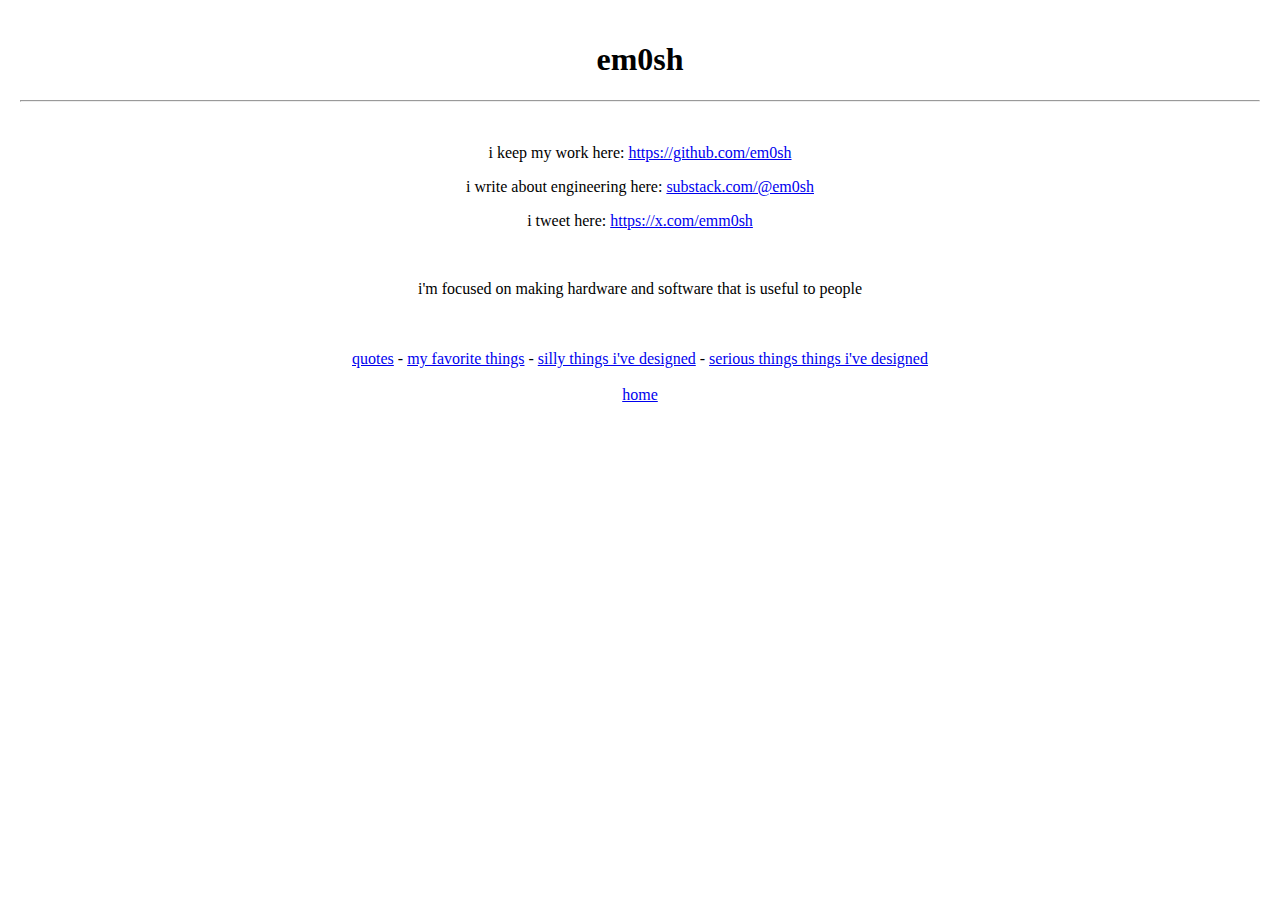
<file: index.html>
<!DOCTYPE html>
<html lang="en">
<head>
    <meta charset="UTF-8">
    <meta name="viewport" content="width=device-width, initial-scale=1.0">
    <title>em0sh.com</title>
    <style>
        body {
            font-family: "Times New Roman", serif;
            margin: 0;
            padding: 20px;
            text-align: center;
        }
    </style>
</head>
<body>
    <h1>em0sh</h1>
    <hr>
    <br>
    <p>i keep my work here: <a href=https://github.com/em0sh>https://github.com/em0sh</a></p>
    <p>i write about engineering here: <a href=https://substack.com/@em0sh>substack.com/@em0sh</a></p>
    <p>i tweet here: <a href=https://x.com/emm0sh>https://x.com/emm0sh</a></p>
    </p>
    <br>
    <p>
        i'm focused on making hardware and software that is useful to people
    </p>
</body>
<br><br>
<footer>
    <a href="quotes.html">quotes</a> - 
    <a href="favorites.html">my favorite things</a> -
    <a href="silly.html">silly things i've designed</a> - 
    <a href="serious.html">serious things things i've designed</a>
    <br><br>
    <a href="index.html">home</a> 
</footer>
</html>
</file>
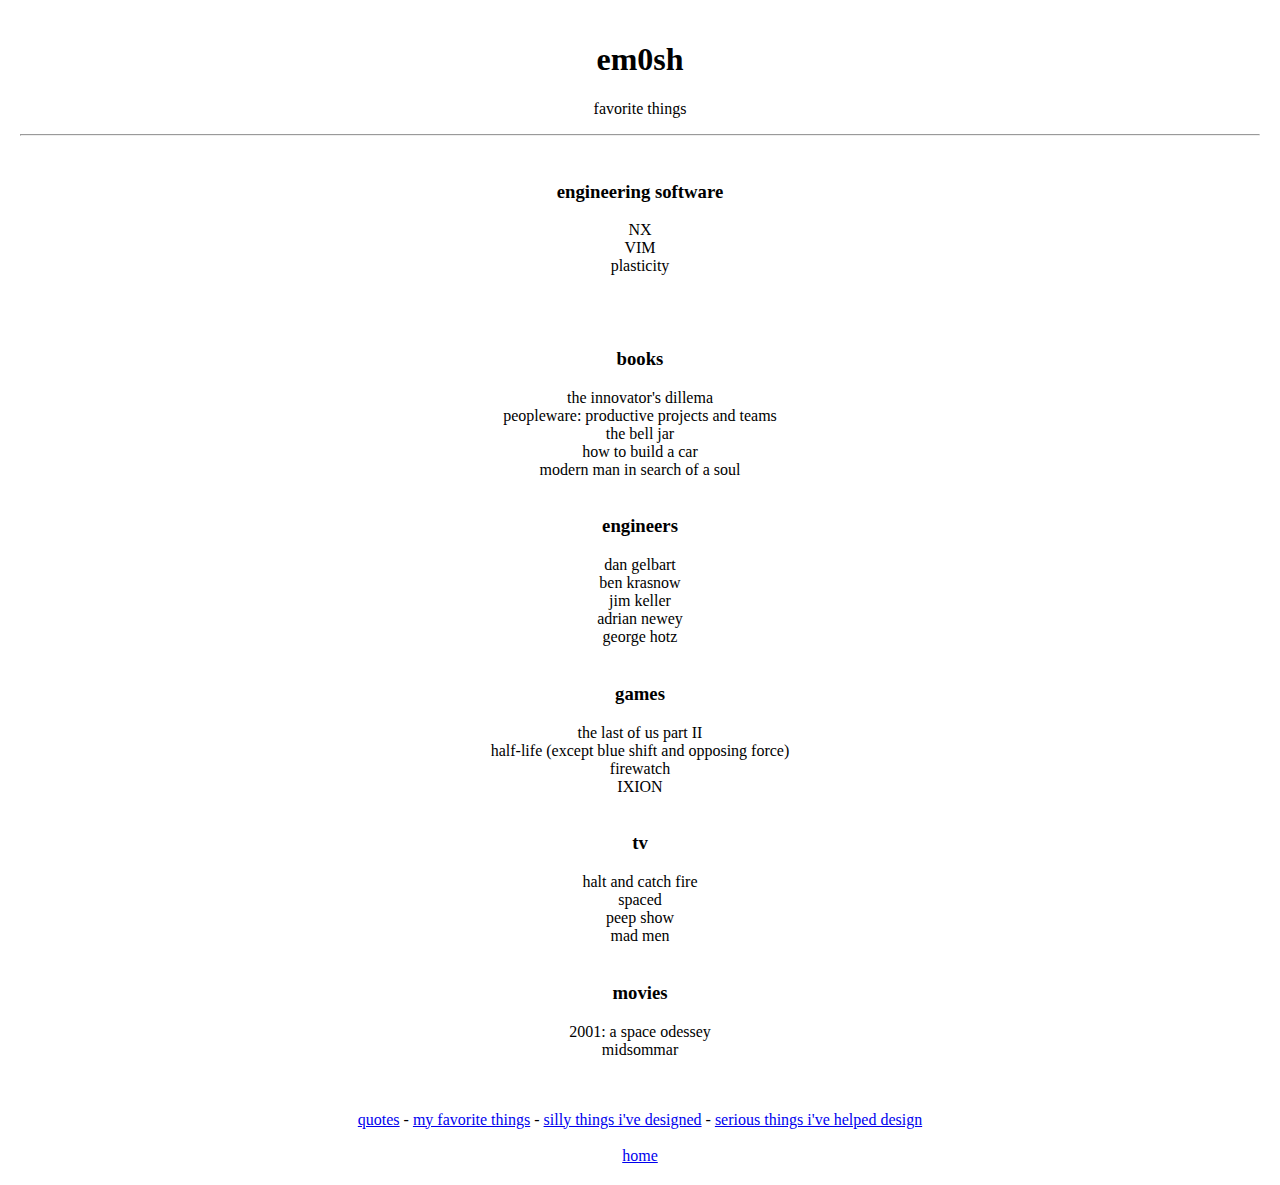
<file: favorites.html>
<!DOCTYPE html>
<html lang="en">
<head>
    <meta charset="UTF-8">
    <meta name="viewport" content="width=device-width, initial-scale=1.0">
    <title>em0sh.com</title>
    <style>
        body {
            font-family: "Times New Roman", serif;
            margin: 0;
            padding: 20px;
            text-align: center;
        }
    </style>
</head>
<body>
    <h1>em0sh</h1>
    <p>favorite things</p>
    <hr>
    <br>

    <h3>engineering software</h3>
    NX<br>
    VIM<br>
    plasticity<br>
    <br><br>
  
    <br>
    <h3>books</h3>
    the innovator's dillema<br>
    peopleware: productive projects and teams<br>
    the bell jar<br>
    how to build a car<br>
    modern man in search of a soul<br>
    <br>

    <h3>engineers</h3>
    dan gelbart<br>
    ben krasnow<br>
    jim keller <br>
    adrian newey<br>
    george hotz<br>
    <br>

    <h3>games</h3>
    the last of us part II<br>
    half-life (except blue shift and opposing force)<br>
    firewatch<br>
    IXION<br>
    <br>

    <h3>tv</h3>
    halt and catch fire<br>
    spaced<br>
    peep show<br>
    mad men<br>
    <br>

    <h3>movies</h3>
    2001: a space odessey<br>
    midsommar<br>


</p>
</body>
<br><br>
<footer>
    <a href="quotes.html">quotes</a> - 
    <a href="favorites.html">my favorite things</a> -
    <a href="silly.html">silly things i've designed</a> - 
    <a href="serious.html">serious things i've helped design</a>
    <br><br>
    <a href="index.html">home</a> 
</footer>
</html>
</file>
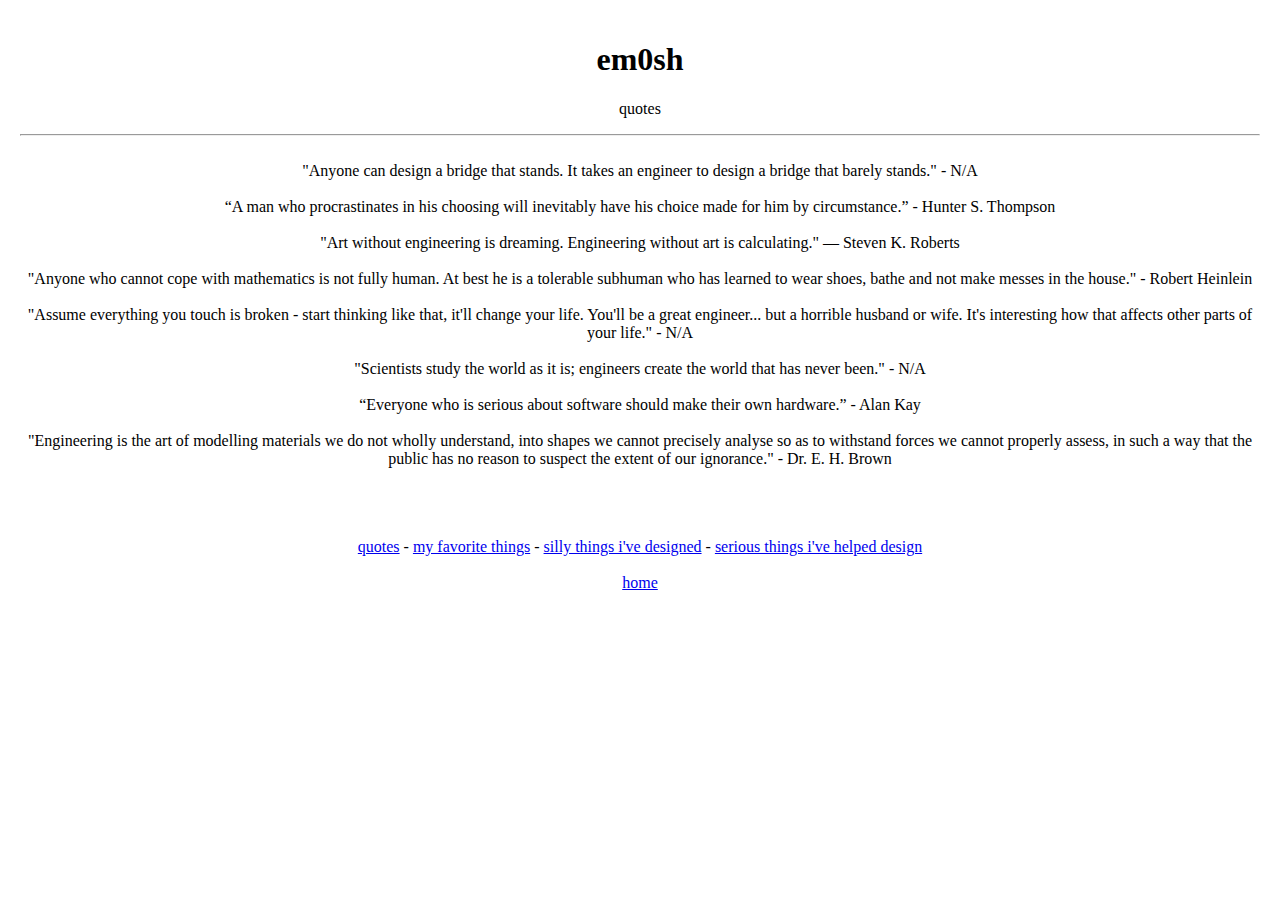
<file: quotes.html>
<!DOCTYPE html>
<html lang="en">
<head>
    <meta charset="UTF-8">
    <meta name="viewport" content="width=device-width, initial-scale=1.0">
    <title>em0sh.com</title>
    <style>
        body {
            font-family: "Times New Roman", serif;
            margin: 0;
            padding: 20px;
            text-align: center;
        }
    </style>
</head>
<body>
    <h1>em0sh</h1>
    <p>quotes</p>
    <hr>
    <br>
"Anyone can design a bridge that stands. It takes an engineer to design a bridge that barely stands." - N/A
<br><br>
“A man who procrastinates in his choosing will inevitably have his choice made for him by circumstance.” - Hunter S. Thompson
<br><br>
"Art without engineering is dreaming. Engineering without art is calculating." — Steven K. Roberts
<br><br>
"Anyone who cannot cope with mathematics is not fully human. At best he is a tolerable subhuman who has learned to wear shoes, bathe and not make messes in the house." - Robert Heinlein
<br><br> 
"Assume everything you touch is broken - start thinking like that, it'll change your life. You'll be a great engineer... but a horrible husband or wife. It's interesting how that affects other parts of your life." - N/A
<br><br> 
"Scientists study the world as it is; engineers create the world that has never been." - N/A
<br><br>
“Everyone who is serious about software should make their own hardware.” - Alan Kay
<br><br>
"Engineering is the art of modelling materials we do not wholly understand, into shapes we cannot precisely analyse so as to withstand forces we cannot properly assess, in such a way that the public has no reason to suspect the extent of our ignorance." - Dr. E. H. Brown
<br><br>
</p>
</body>
<br><br>
<footer>
    <a href="quotes.html">quotes</a> - 
    <a href="favorites.html">my favorite things</a> -
    <a href="silly.html">silly things i've designed</a> - 
    <a href="serious.html">serious things i've helped design</a>
    <br><br>
    <a href="index.html">home</a> 
</footer>
</html>
</file>
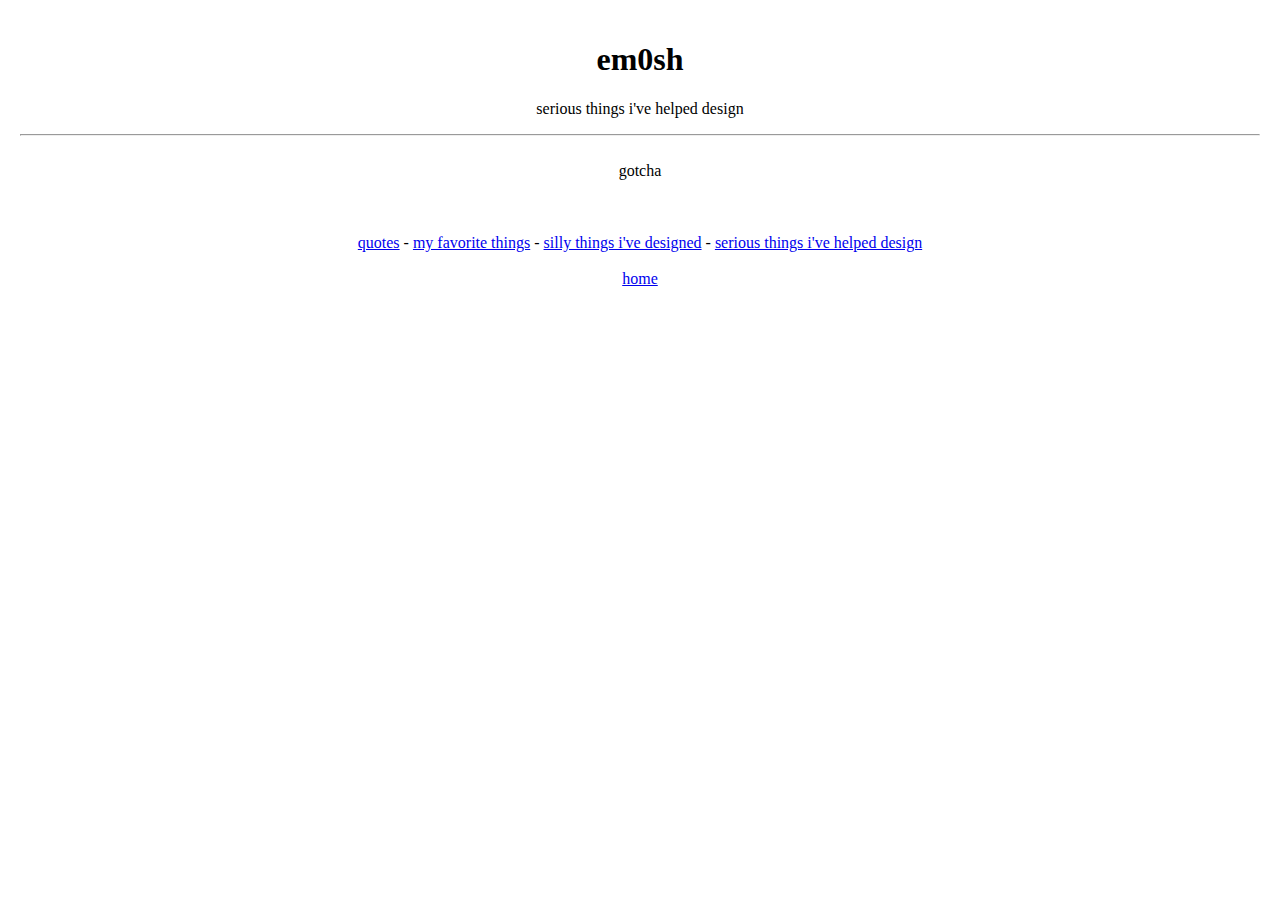
<file: serious.html>
<!DOCTYPE html>
<html lang="en">
<head>
    <meta charset="UTF-8">
    <meta name="viewport" content="width=device-width, initial-scale=1.0">
    <title>em0sh.com</title>
    <style>
        body {
            font-family: "Times New Roman", serif;
            margin: 0;
            padding: 20px;
            text-align: center;
        }
    </style>
</head>
<body>
    <h1>em0sh</h1>
    <p>serious things i've helped design</p>
    <hr>
    <br>
    gotcha
    <br><br>

</body>
<br><br>
<footer>
    <a href="quotes.html">quotes</a> - 
    <a href="favorites.html">my favorite things</a> -
    <a href="silly.html">silly things i've designed</a> - 
    <a href="serious.html">serious things i've helped design</a>
    <br><br>
    <a href="index.html">home</a> 
</footer>
</html>
</file>
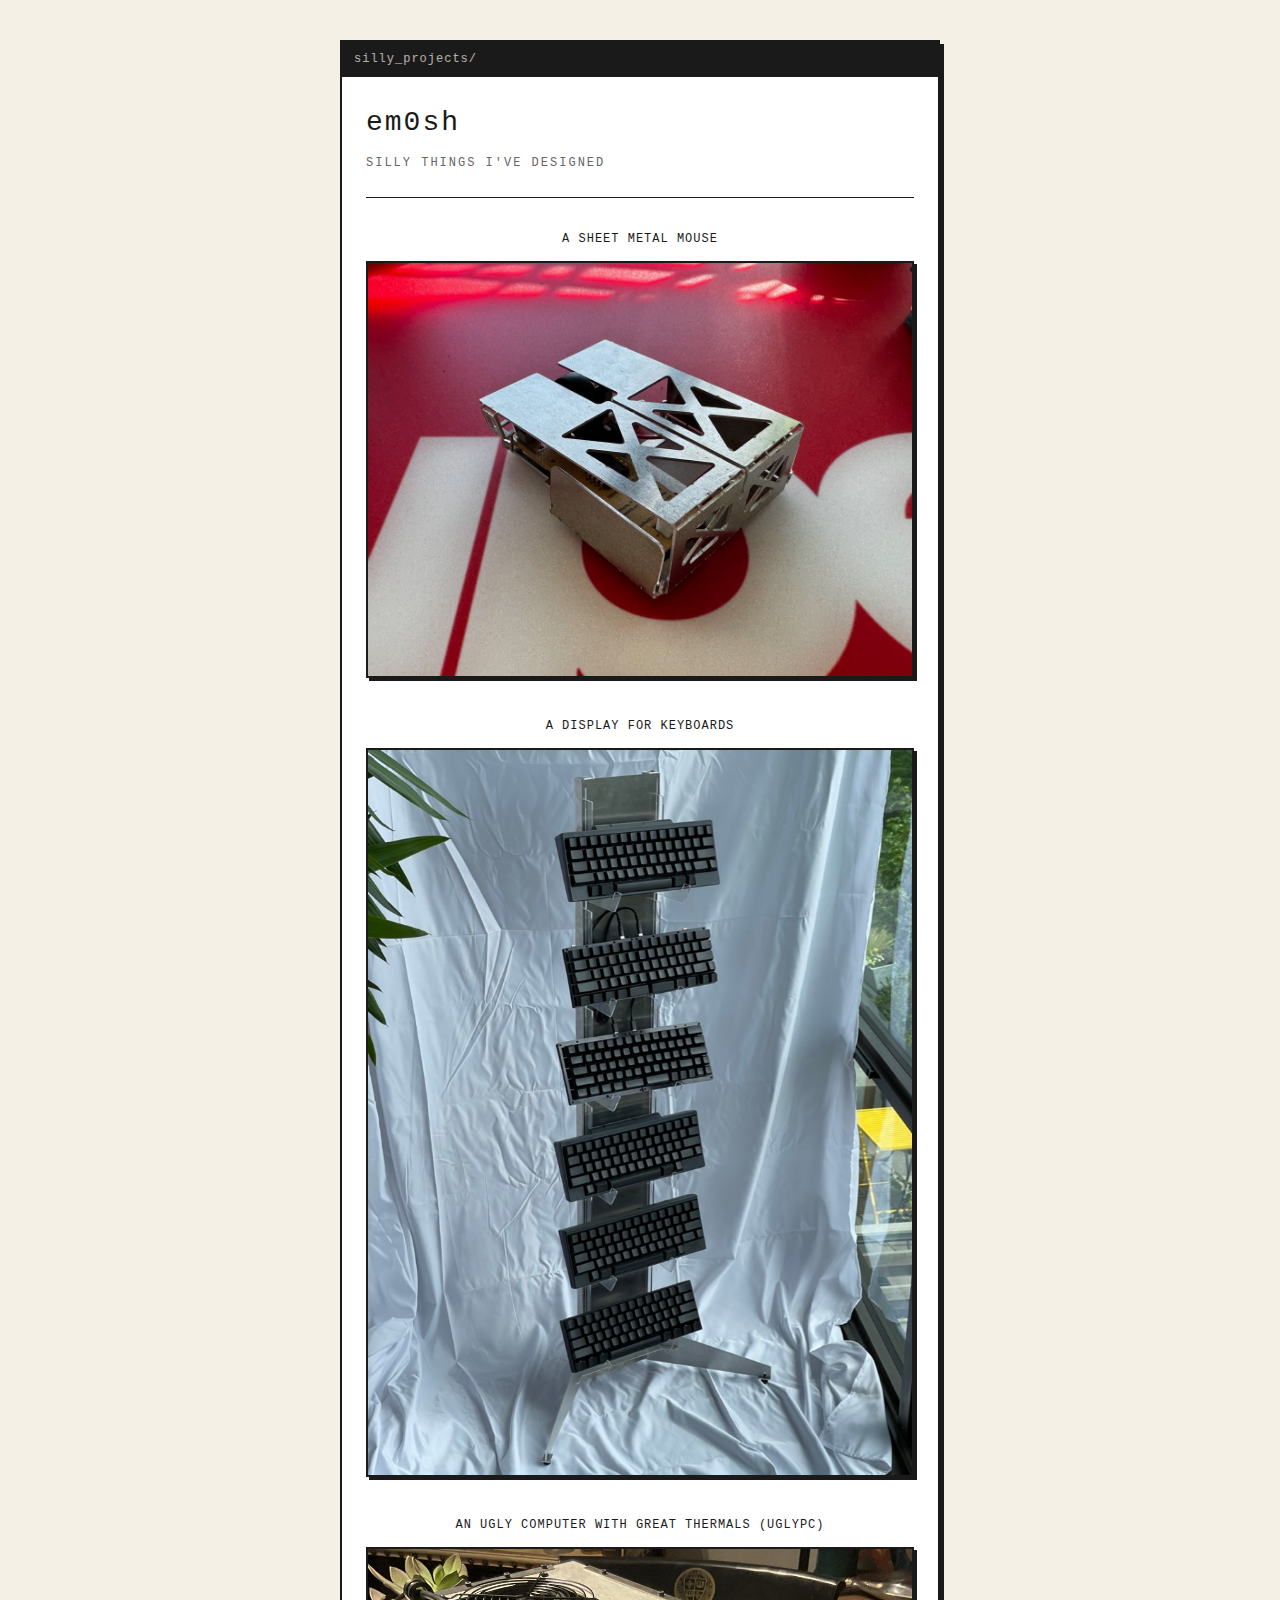
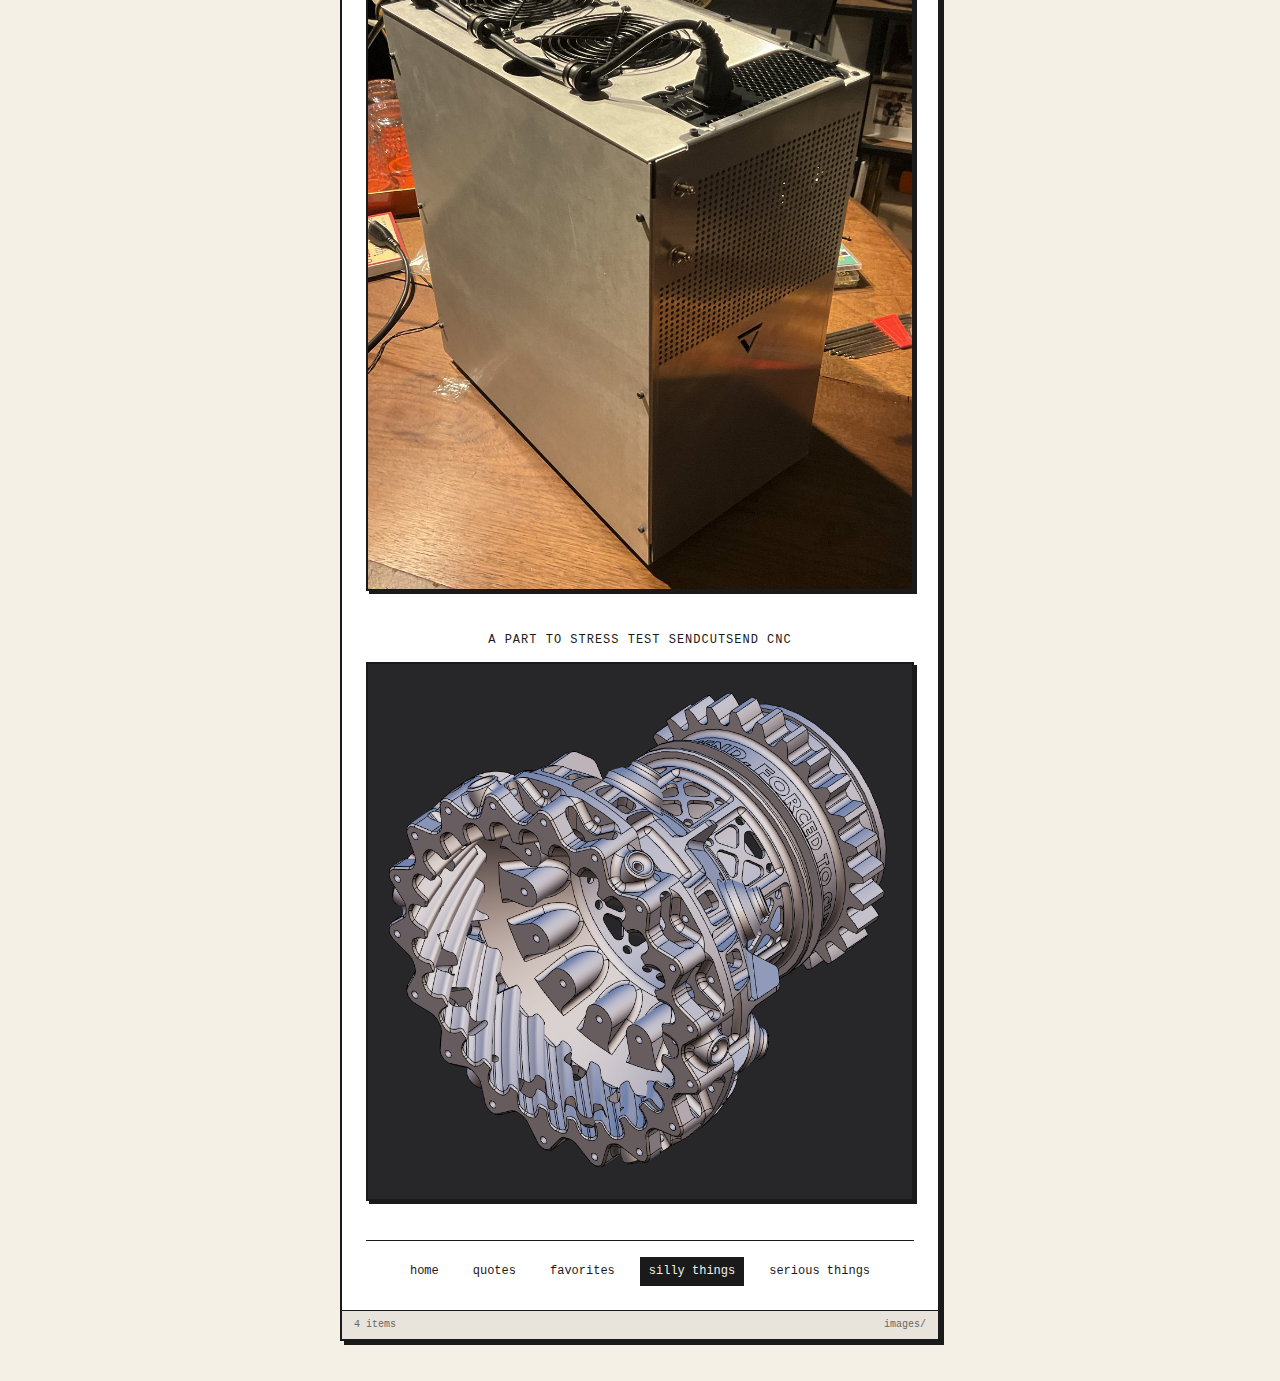
<file: silly.html>
<!DOCTYPE html>
<html lang="en">
<head>
    <meta charset="UTF-8">
    <meta name="viewport" content="width=device-width, initial-scale=1.0">
    <title>em0sh.com - silly things</title>
    <link rel="stylesheet" href="styles.css">
</head>
<body>
    <div class="container">
        <div class="window">
            <div class="window-titlebar">
                <span>silly_projects/</span>
            </div>
            <div class="window-content">
                <h1>em0sh</h1>
                <h2>silly things i've designed</h2>

                <hr>

                <div class="project">
                    <div class="project-title">a sheet metal mouse</div>
                    <img src="images/silly1.jpeg" alt="sheet metal mouse">
                </div>

                <div class="project">
                    <div class="project-title">a display for keyboards</div>
                    <img src="images/silly2.jpeg" alt="keyboard display">
                </div>

                <div class="project">
                    <div class="project-title">an ugly computer with great thermals (uglyPC)</div>
                    <img src="images/silly3.jpeg" alt="ugly PC with great thermals">
                </div>

                <div class="project">
                    <div class="project-title">a part to stress test sendcutsend CNC</div>
                    <img src="The Part.png" alt="the part">
                </div>

                <nav class="nav">
                    <div class="nav-links">
                        <a href="index.html">home</a>
                        <a href="quotes.html">quotes</a>
                        <a href="favorites.html">favorites</a>
                        <a href="silly.html" class="current">silly things</a>
                        <a href="serious.html">serious things</a>
                    </div>
                </nav>
            </div>
            <div class="status-bar">
                <span>4 items</span>
                <span>images/</span>
            </div>
        </div>
    </div>
</body>
</html>
</file>
<file: styles.css>
/* 90s Web Aesthetic - em0sh.com */

* {
    box-sizing: border-box;
}

body {
    font-family: "Monaco", "Lucida Console", "Courier New", monospace;
    font-size: 14px;
    line-height: 1.6;
    margin: 0;
    padding: 0;
    background-color: #f5f0e6;
    color: #1a1a1a;
    min-height: 100vh;
}

.container {
    max-width: 640px;
    margin: 40px auto;
    padding: 0 20px;
}

.window {
    background: #ffffff;
    border: 2px solid #1a1a1a;
    box-shadow: 4px 4px 0px #1a1a1a;
}

.window-titlebar {
    background: #1a1a1a;
    color: #f5f0e6;
    padding: 8px 12px;
    font-size: 12px;
    letter-spacing: 1px;
    display: flex;
    justify-content: space-between;
    align-items: center;
}

.window-titlebar span {
    opacity: 0.7;
}

.window-buttons {
    display: flex;
    gap: 6px;
}

.window-btn {
    width: 12px;
    height: 12px;
    border: 1px solid #f5f0e6;
    font-size: 8px;
    display: flex;
    align-items: center;
    justify-content: center;
}

.window-content {
    padding: 24px;
}

h1 {
    font-size: 28px;
    font-weight: normal;
    margin: 0 0 8px 0;
    letter-spacing: 2px;
}

h2 {
    font-size: 12px;
    font-weight: normal;
    text-transform: uppercase;
    letter-spacing: 2px;
    margin: 0 0 24px 0;
    color: #666;
}

h3 {
    font-size: 11px;
    font-weight: bold;
    text-transform: uppercase;
    letter-spacing: 1px;
    margin: 24px 0 12px 0;
    padding-bottom: 4px;
    border-bottom: 1px solid #1a1a1a;
}

hr {
    border: none;
    border-top: 1px solid #1a1a1a;
    margin: 16px 0;
}

p {
    margin: 0 0 12px 0;
}

a {
    color: #0000cc;
    text-decoration: none;
}

a:hover {
    text-decoration: underline;
}

a:visited {
    color: #551a8b;
}

.links-section {
    margin: 20px 0;
}

.links-section p {
    margin: 8px 0;
}

.tagline {
    margin-top: 24px;
    padding-top: 16px;
    border-top: 1px dashed #ccc;
    font-style: italic;
    color: #444;
}

/* Quote styling */
.quote {
    margin: 20px 0;
    padding: 16px;
    background: #faf8f4;
    border-left: 3px solid #1a1a1a;
}

.quote-text {
    margin-bottom: 8px;
}

.quote-author {
    font-size: 12px;
    color: #666;
}

/* List styling */
.list-section {
    text-align: left;
    margin: 16px 0;
}

.list-section ul {
    list-style: none;
    padding: 0;
    margin: 0;
}

.list-section li {
    padding: 4px 0;
    padding-left: 16px;
    position: relative;
}

.list-section li::before {
    content: ">";
    position: absolute;
    left: 0;
    color: #999;
}

/* Gallery/Project styling */
.project {
    margin: 32px 0;
    text-align: center;
}

.project-title {
    font-size: 12px;
    text-transform: uppercase;
    letter-spacing: 1px;
    margin-bottom: 12px;
}

.project img {
    max-width: 100%;
    height: auto;
    border: 2px solid #1a1a1a;
    box-shadow: 3px 3px 0px #1a1a1a;
}

/* Navigation/Footer */
.nav {
    margin-top: 32px;
    padding-top: 16px;
    border-top: 1px solid #1a1a1a;
}

.nav-links {
    display: flex;
    flex-wrap: wrap;
    justify-content: center;
    gap: 8px 16px;
    font-size: 12px;
    text-transform: lowercase;
}

.nav-links a {
    color: #1a1a1a;
    padding: 4px 8px;
    border: 1px solid transparent;
}

.nav-links a:hover {
    border: 1px solid #1a1a1a;
    text-decoration: none;
}

.nav-links a.current {
    background: #1a1a1a;
    color: #f5f0e6;
}

.home-link {
    margin-top: 12px;
    text-align: center;
}

.home-link a {
    font-size: 11px;
    color: #666;
}

/* Footer badge */
.footer-badge {
    text-align: center;
    margin-top: 24px;
    font-size: 10px;
    color: #999;
    text-transform: uppercase;
    letter-spacing: 1px;
}

/* Status bar */
.status-bar {
    background: #e8e4dc;
    border-top: 1px solid #1a1a1a;
    padding: 6px 12px;
    font-size: 10px;
    color: #666;
    display: flex;
    justify-content: space-between;
}

/* Easter egg styling */
.easter-egg {
    font-size: 18px;
    color: #999;
    margin: 40px 0;
}
</file>
